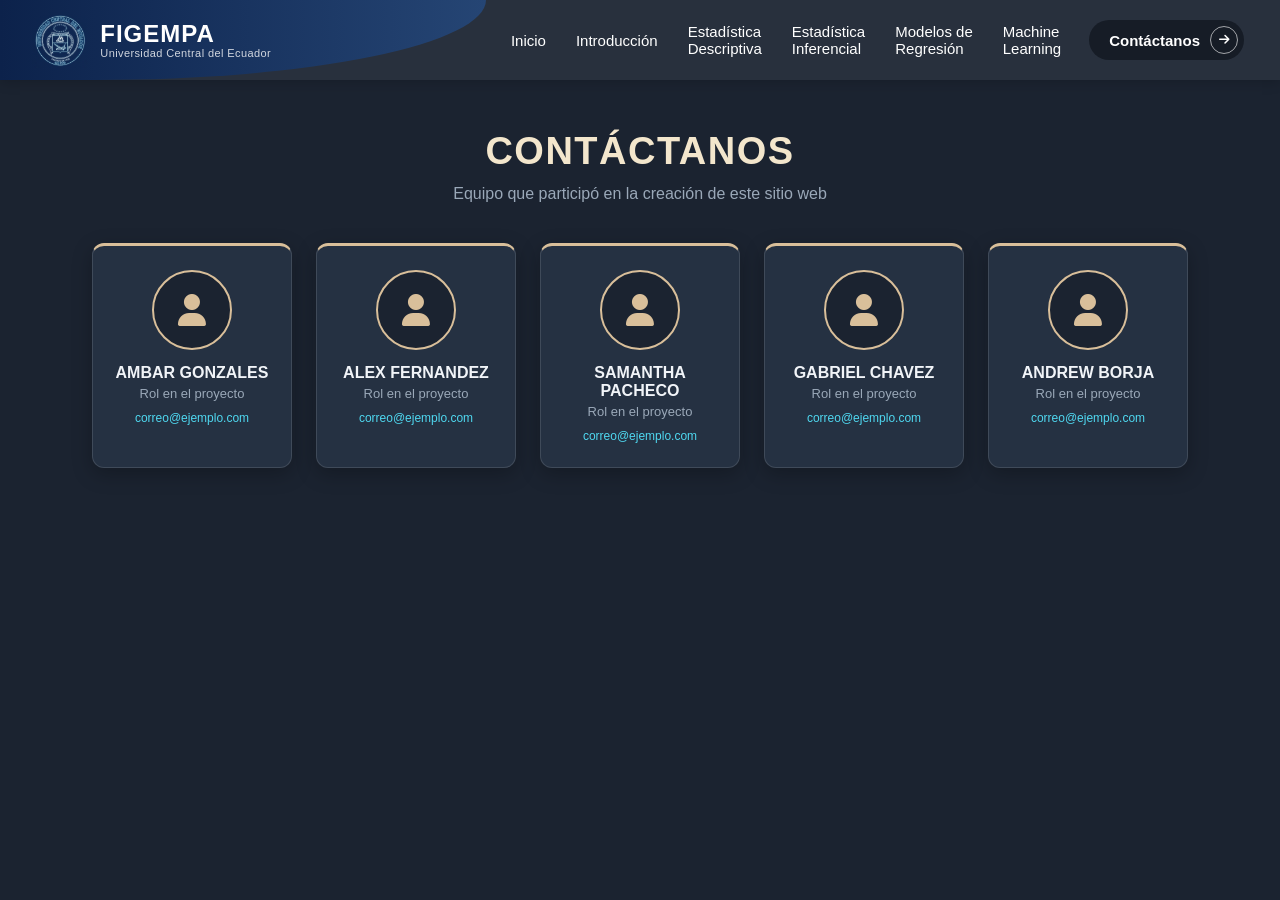
<file: contacto.html>
<!DOCTYPE html>
<html lang="es">
<head>
    <meta charset="UTF-8">
    <meta name="viewport" content="width=device-width, initial-scale=1.0">
    <title>Contáctanos - FIGEMPA</title>
    <link rel="stylesheet" href="style.css?v=3">
    <link rel="stylesheet" href="https://cdnjs.cloudflare.com/ajax/libs/font-awesome/6.5.1/css/all.min.css">
</head>
<body>
    <div class="dashboard-container">

        <header class="main-header">
    <a class="logo" href="index.html">
        <img class="logo-shield" src="img/escudo-uce.png" alt="Escudo de la Universidad Central del Ecuador">
        <span class="logo-text">
            <span class="logo-title">FIGEMPA</span>
            <span class="logo-sub">Universidad Central del Ecuador</span>
        </span>
    </a>
    <nav class="nav-menu">
        <a href="index.html">Inicio</a>
        <a href="introduccion.html">Introducción</a>
        <a href="descriptiva.html">Estadística<br>Descriptiva</a>
        <a href="inferencial.html">Estadística<br>Inferencial</a>
        <a href="regresion.html">Modelos de<br>Regresión</a>
        <a href="machine-learning.html">Machine<br>Learning</a>
        <a href="contacto.html" class="nav-cta">Contáctanos <span class="nav-cta-icon"><i class="fa-solid fa-arrow-right"></i></span></a>
    </nav>
</header>

        <section class="hero-section">
            <h1 class="flat-title">CONTÁCTANOS</h1>
            <p class="subtitle">Equipo que participó en la creación de este sitio web</p>
        </section>

        <main class="team-grid">

            <article class="team-card">
                <div class="team-avatar"><i class="fa-solid fa-user"></i></div>
                <h3>AMBAR GONZALES</h3>
                <p class="team-role">Rol en el proyecto</p>
                <p class="team-mail">correo@ejemplo.com</p>
            </article>

            <article class="team-card">
                <div class="team-avatar"><i class="fa-solid fa-user"></i></div>
                <h3>ALEX FERNANDEZ</h3>
                <p class="team-role">Rol en el proyecto</p>
                <p class="team-mail">correo@ejemplo.com</p>
            </article>

            <article class="team-card">
                <div class="team-avatar"><i class="fa-solid fa-user"></i></div>
                <h3>SAMANTHA PACHECO</h3>
                <p class="team-role">Rol en el proyecto</p>
                <p class="team-mail">correo@ejemplo.com</p>
            </article>

            <article class="team-card">
                <div class="team-avatar"><i class="fa-solid fa-user"></i></div>
                <h3>GABRIEL CHAVEZ</h3>
                <p class="team-role">Rol en el proyecto</p>
                <p class="team-mail">correo@ejemplo.com</p>
            </article>

            <article class="team-card">
                <div class="team-avatar"><i class="fa-solid fa-user"></i></div>
                <h3>ANDREW BORJA</h3>
                <p class="team-role">Rol en el proyecto</p>
                <p class="team-mail">correo@ejemplo.com</p>
            </article>

        </main>
    </div>
    <script src="script.js?v=2"></script>
</body>
</html>
</file>
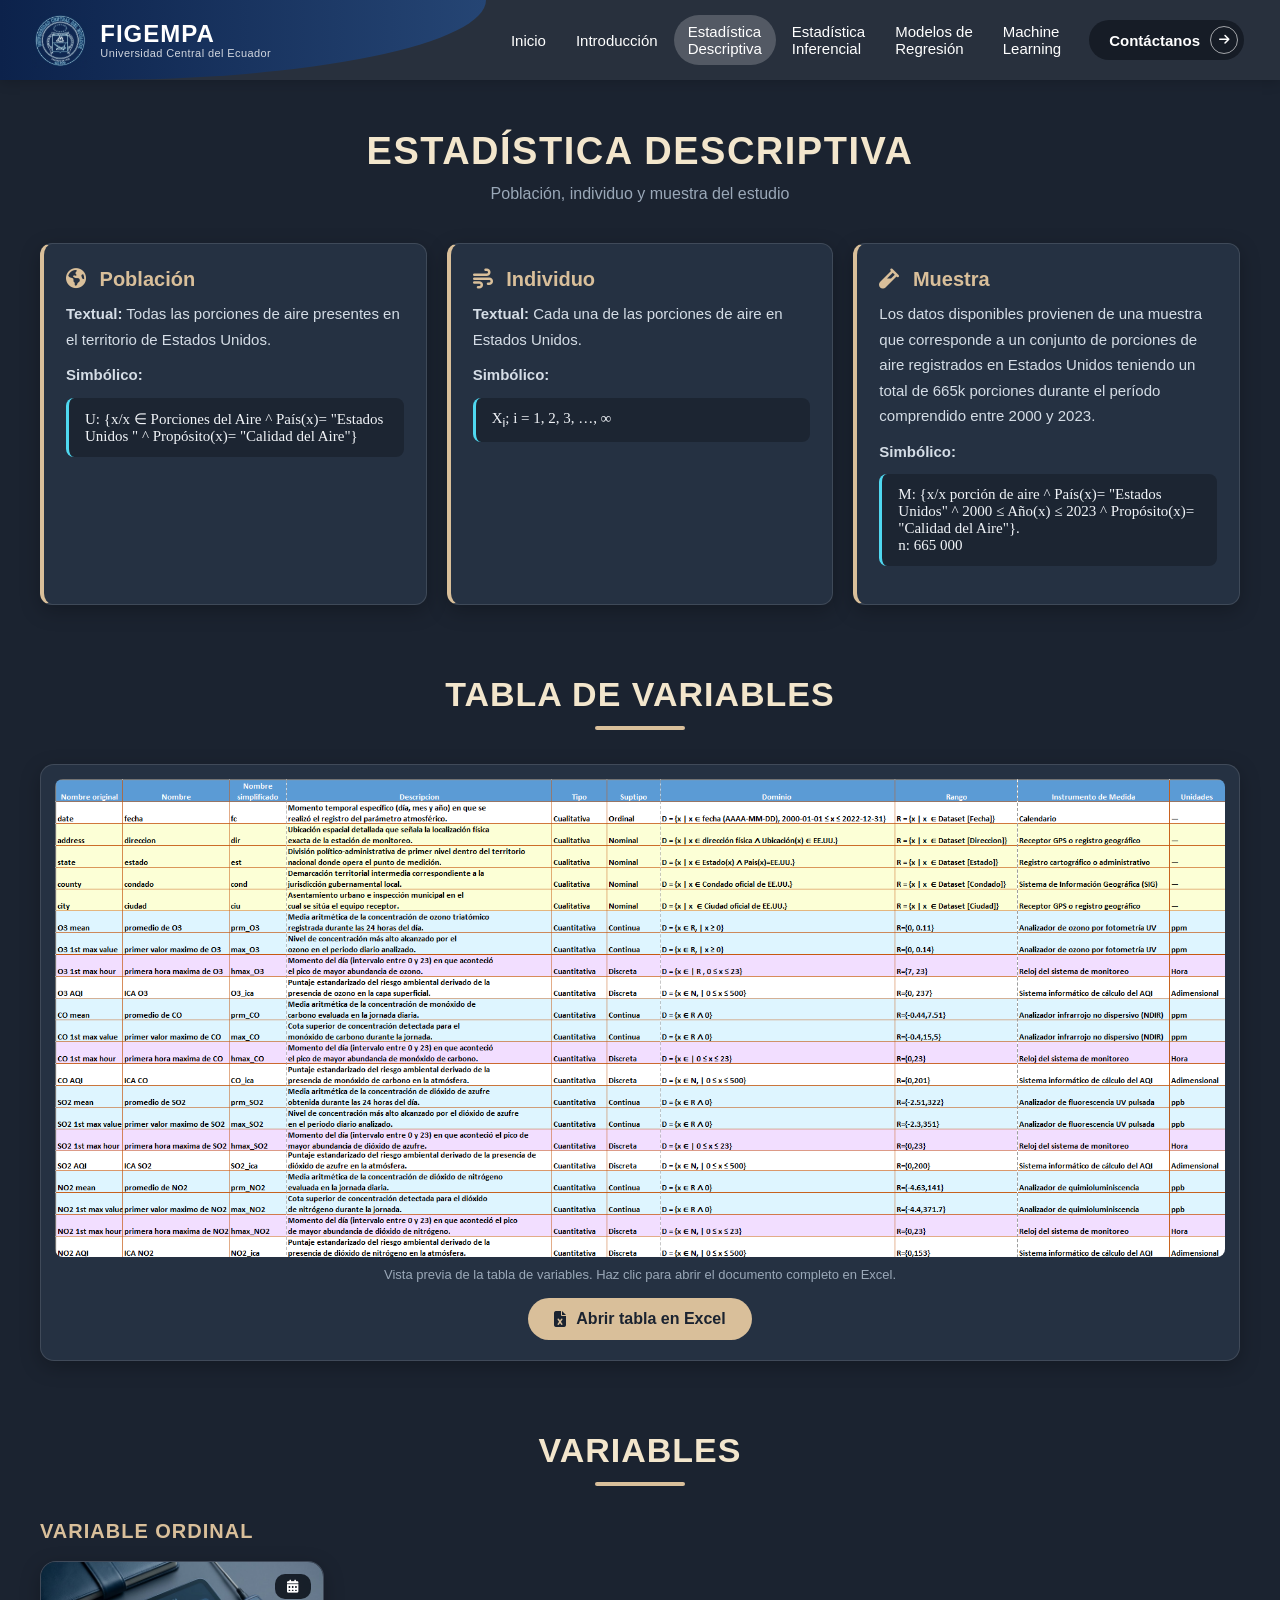
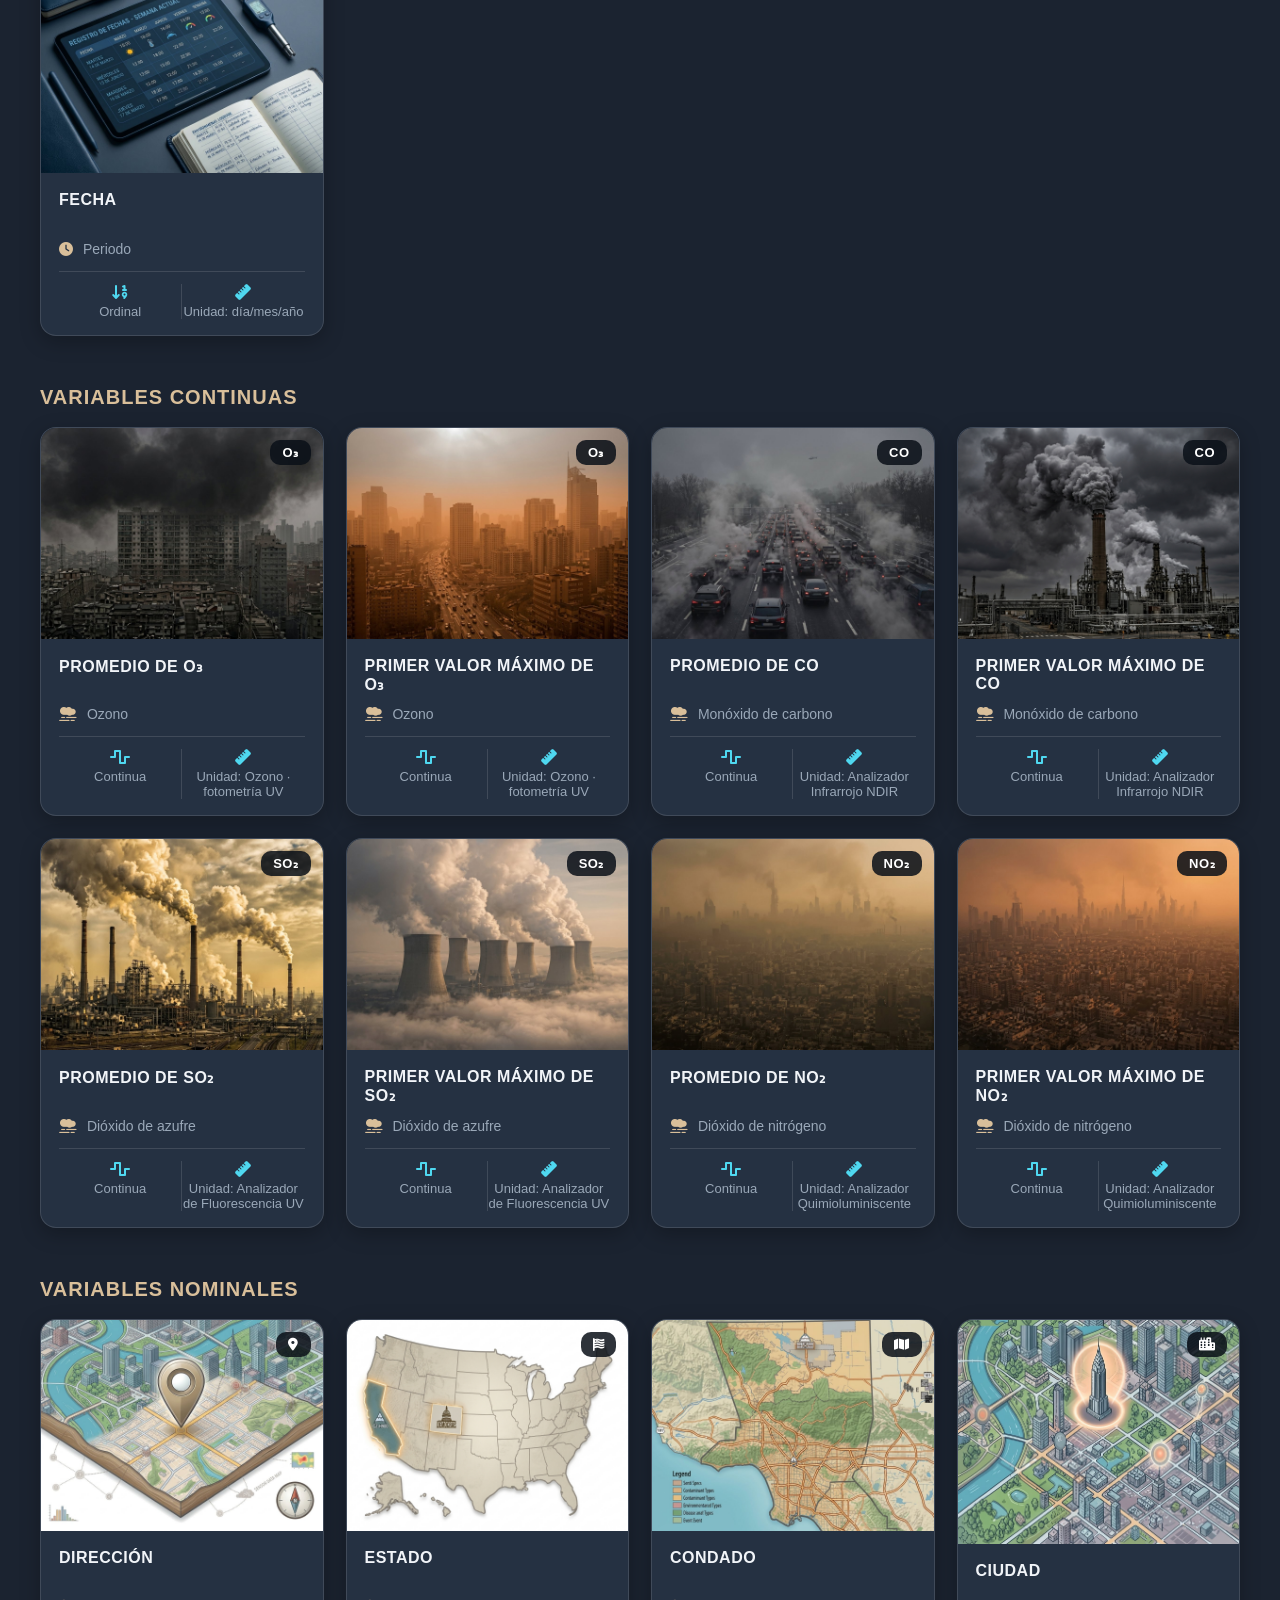
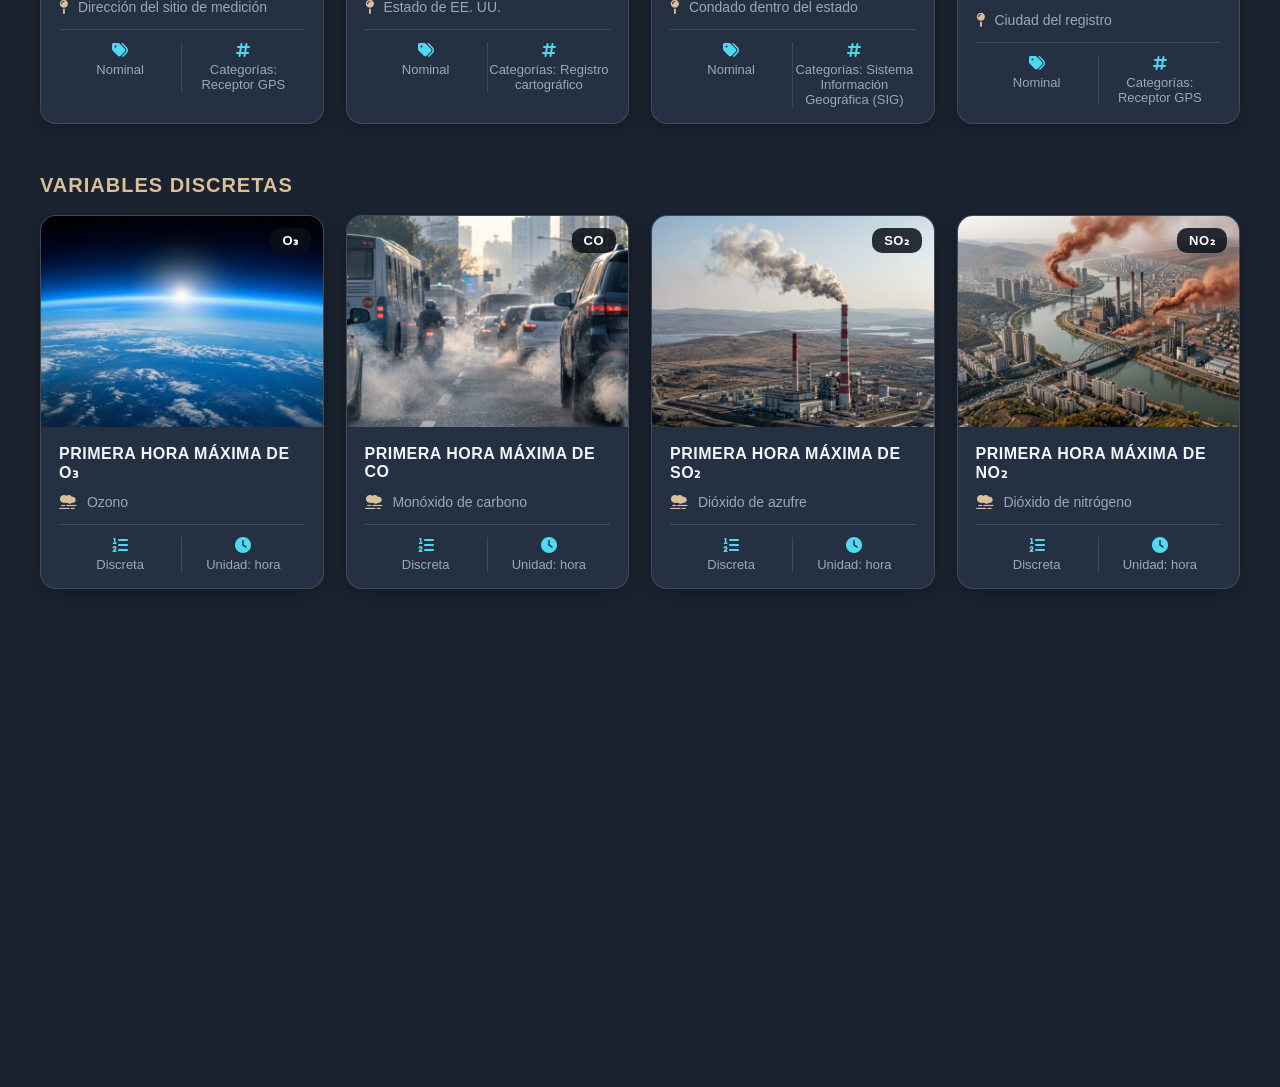
<file: descriptiva.html>
<!DOCTYPE html>
<html lang="es">
<head>
    <meta charset="UTF-8">
    <meta name="viewport" content="width=device-width, initial-scale=1.0">
    <title>Estadística Descriptiva - FIGEMPA</title>
    <link rel="stylesheet" href="style.css?v=3">
    <link rel="stylesheet" href="https://cdnjs.cloudflare.com/ajax/libs/font-awesome/6.5.1/css/all.min.css">
</head>
<body>
    <div class="dashboard-container">

        <header class="main-header">
    <a class="logo" href="index.html">
        <img class="logo-shield" src="img/escudo-uce.png" alt="Escudo de la Universidad Central del Ecuador">
        <span class="logo-text">
            <span class="logo-title">FIGEMPA</span>
            <span class="logo-sub">Universidad Central del Ecuador</span>
        </span>
    </a>
    <nav class="nav-menu">
        <a href="index.html">Inicio</a>
        <a href="introduccion.html">Introducción</a>
        <a href="descriptiva.html" class="active">Estadística<br>Descriptiva</a>
        <a href="inferencial.html">Estadística<br>Inferencial</a>
        <a href="regresion.html">Modelos de<br>Regresión</a>
        <a href="machine-learning.html">Machine<br>Learning</a>
        <a href="contacto.html" class="nav-cta">Contáctanos <span class="nav-cta-icon"><i class="fa-solid fa-arrow-right"></i></span></a>
    </nav>
</header>

        <section class="hero-section">
            <h1 class="flat-title">ESTADÍSTICA DESCRIPTIVA</h1>
            <p class="subtitle">Población, individuo y muestra del estudio</p>
        </section>

        <main class="stats-grid">

            <!-- Población -->
            <section class="intro-block">
                <h2><i class="fa-solid fa-earth-americas"></i> Población</h2>
                <p><strong>Textual:</strong> Todas las porciones de aire presentes en el territorio de Estados Unidos.</p>
                <p><strong>Simbólico:</strong></p>
                <div class="formula">
                    U: {x/x ∈ Porciones del Aire ^ País(x)= "Estados Unidos " ^ Propósito(x)= "Calidad del Aire"}
                </div>
            </section>

            <!-- Individuo -->
            <section class="intro-block">
                <h2><i class="fa-solid fa-wind"></i> Individuo</h2>
                <p><strong>Textual:</strong> Cada una de las porciones de aire en Estados Unidos.</p>
                <p><strong>Simbólico:</strong></p>
                <div class="formula">
                    X<sub>i</sub>; i = 1, 2, 3, …, ∞
                </div>
            </section>

            <!-- Muestra -->
            <section class="intro-block">
                <h2><i class="fa-solid fa-vial"></i> Muestra</h2>
                <p>
                    Los datos disponibles provienen de una muestra que corresponde a un conjunto de porciones de aire registrados en Estados Unidos teniendo un total de 665k porciones durante el período comprendido entre 2000 y 2023.  


                </p>
                <p><strong>Simbólico:</strong></p>
               <div class="formula">
    M: {x/x porción de aire ^ País(x)= "Estados Unidos" ^ 2000 ≤ Año(x) ≤ 2023 ^ Propósito(x)= "Calidad del Aire"}.<br>
    n: 665&nbsp;000
</div>
            </section>

        </main>

        <!-- Tabla de variables -->
<section class="table-section">
    <h2 class="section-heading">TABLA DE VARIABLES</h2>

    <figure class="table-figure">
        <a class="preview-link" href="https://uceedu-my.sharepoint.com/:x:/g/personal/dspacheco_uce_edu_ec/IQCEyu1A6tWqSJRU8RHJ4mEBAVYiYcG5CsnyiJyiKm_eOH8?e=cqWkkr" target="_blank" rel="noopener" title="Abrir el documento en Excel">
            <img src="img/tabla-variables.png" alt="Tabla de variables del conjunto de datos: nombre, descripción, tipo, subtipo, dominio, rango, instrumento de medida y unidades">
        </a>
        <figcaption>Vista previa de la tabla de variables. Haz clic para abrir el documento completo en Excel.</figcaption>

        <div class="table-actions">
            <a class="btn-doc" href="https://uceedu-my.sharepoint.com/:x:/g/personal/dspacheco_uce_edu_ec/IQCEyu1A6tWqSJRU8RHJ4mEBAVYiYcG5CsnyiJyiKm_eOH8?e=cqWkkr" target="_blank" rel="noopener">
                <i class="fa-solid fa-file-excel"></i> Abrir tabla en Excel
            </a>
        </div>
    </figure>
</section>

        <!-- Variables -->
<section class="variables-section">
    <h2 class="section-heading">VARIABLES</h2>
        <h3 class="var-subtitle">Variable ordinal</h3>

    <div class="var-grid">

                        <a class="var-link" href="https://rpubs.com/Sam_PV/1475540" target="_blank" rel="noopener" aria-label="Fecha: ver análisis en RPubs (se abre en una pestaña nueva)">
            <article class="var-card">
                <div class="var-photo">
                    <span class="var-photo-label">Espacio para la imagen</span>
                    <img src="img/fecha.jpg" alt="Fecha" onerror="this.style.display='none'">
                    <span class="var-badge"><i class="fa-solid fa-calendar-days"></i></span>
                </div>
                <div class="var-body">
                    <h4 class="var-title">FECHA</h4>
                    <p class="var-gas"><i class="fa-solid fa-clock"></i> Periodo</p>
                    <div class="var-facts">
                        <span><i class="fa-solid fa-arrow-down-1-9"></i> Ordinal</span>
                        <span><i class="fa-solid fa-ruler"></i> Unidad: día/mes/año</span>
                    </div>
                </div>
            </article>
        </a>

    </div>
    <h3 class="var-subtitle">Variables continuas</h3>

    <div class="var-grid">

        <article class="var-card">
            <div class="var-photo">
                <span class="var-photo-label">Espacio para la imagen</span>
                <img src="img/o3-promedio.jpg" alt="Promedio de O₃" onerror="this.style.display='none'">
                <span class="var-badge">O₃</span>
            </div>
            <div class="var-body">
                <h4 class="var-title">PROMEDIO DE O₃</h4>
                <p class="var-gas"><i class="fa-solid fa-smog"></i> Ozono</p>
                <div class="var-facts">
                    <span><i class="fa-solid fa-wave-square"></i> Continua</span>
                    <span><i class="fa-solid fa-ruler"></i> Unidad: Ozono · fotometría UV</span>
                </div>
            </div>
        </article>

        <article class="var-card">
            <div class="var-photo">
                <span class="var-photo-label">Espacio para la imagen</span>
                <img src="img/o3-maximo.jpg" alt="Primer valor máximo de O₃" onerror="this.style.display='none'">
                <span class="var-badge">O₃</span>
            </div>
            <div class="var-body">
                <h4 class="var-title">PRIMER VALOR MÁXIMO DE O₃</h4>
                <p class="var-gas"><i class="fa-solid fa-smog"></i> Ozono</p>
                <div class="var-facts">
                    <span><i class="fa-solid fa-wave-square"></i> Continua</span>
                    <span><i class="fa-solid fa-ruler"></i> Unidad: Ozono · fotometría UV</span>
                </div>
            </div>
        </article>

        <article class="var-card">
            <div class="var-photo">
                <span class="var-photo-label">Espacio para la imagen</span>
                <img src="img/co-promedio.jpg" alt="Promedio de CO" onerror="this.style.display='none'">
                <span class="var-badge">CO</span>
            </div>
            <div class="var-body">
                <h4 class="var-title">PROMEDIO DE CO</h4>
                <p class="var-gas"><i class="fa-solid fa-smog"></i> Monóxido de carbono</p>
                <div class="var-facts">
                    <span><i class="fa-solid fa-wave-square"></i> Continua</span>
                    <span><i class="fa-solid fa-ruler"></i> Unidad: Analizador Infrarrojo NDIR</span>
                </div>
            </div>
        </article>

        <article class="var-card">
            <div class="var-photo">
                <span class="var-photo-label">Espacio para la imagen</span>
                <img src="img/co-maximo.jpg" alt="Primer valor máximo de CO" onerror="this.style.display='none'">
                <span class="var-badge">CO</span>
            </div>
            <div class="var-body">
                <h4 class="var-title">PRIMER VALOR MÁXIMO DE CO</h4>
                <p class="var-gas"><i class="fa-solid fa-smog"></i> Monóxido de carbono</p>
                <div class="var-facts">
                    <span><i class="fa-solid fa-wave-square"></i> Continua</span>
                    <span><i class="fa-solid fa-ruler"></i> Unidad: Analizador Infrarrojo NDIR</span>
                </div>
            </div>
        </article>

        <article class="var-card">
            <div class="var-photo">
                <span class="var-photo-label">Espacio para la imagen</span>
                <img src="img/so2-promedio.jpg" alt="Promedio de SO₂" onerror="this.style.display='none'">
                <span class="var-badge">SO₂</span>
            </div>
            <div class="var-body">
                <h4 class="var-title">PROMEDIO DE SO₂</h4>
                <p class="var-gas"><i class="fa-solid fa-smog"></i> Dióxido de azufre</p>
                <div class="var-facts">
                    <span><i class="fa-solid fa-wave-square"></i> Continua</span>
                    <span><i class="fa-solid fa-ruler"></i> Unidad: Analizador de Fluorescencia UV</span>
                </div>
            </div>
        </article>

        <article class="var-card">
            <div class="var-photo">
                <span class="var-photo-label">Espacio para la imagen</span>
                <img src="img/so2-maximo.jpg" alt="Primer valor máximo de SO₂" onerror="this.style.display='none'">
                <span class="var-badge">SO₂</span>
            </div>
            <div class="var-body">
                <h4 class="var-title">PRIMER VALOR MÁXIMO DE SO₂</h4>
                <p class="var-gas"><i class="fa-solid fa-smog"></i> Dióxido de azufre</p>
                <div class="var-facts">
                    <span><i class="fa-solid fa-wave-square"></i> Continua</span>
                    <span><i class="fa-solid fa-ruler"></i> Unidad: Analizador de Fluorescencia UV</span>
                </div>
            </div>
        </article>

        <article class="var-card">
            <div class="var-photo">
                <span class="var-photo-label">Espacio para la imagen</span>
                <img src="img/no2-promedio.jpg" alt="Promedio de NO₂" onerror="this.style.display='none'">
                <span class="var-badge">NO₂</span>
            </div>
            <div class="var-body">
                <h4 class="var-title">PROMEDIO DE NO₂</h4>
                <p class="var-gas"><i class="fa-solid fa-smog"></i> Dióxido de nitrógeno</p>
                <div class="var-facts">
                    <span><i class="fa-solid fa-wave-square"></i> Continua</span>
                    <span><i class="fa-solid fa-ruler"></i> Unidad: Analizador Quimioluminiscente</span>
                </div>
            </div>
        </article>

        <article class="var-card">
            <div class="var-photo">
                <span class="var-photo-label">Espacio para la imagen</span>
                <img src="img/no2-maximo.jpg" alt="Primer valor máximo de NO₂" onerror="this.style.display='none'">
                <span class="var-badge">NO₂</span>
            </div>
            <div class="var-body">
                <h4 class="var-title">PRIMER VALOR MÁXIMO DE NO₂</h4>
                <p class="var-gas"><i class="fa-solid fa-smog"></i> Dióxido de nitrógeno</p>
                <div class="var-facts">
                    <span><i class="fa-solid fa-wave-square"></i> Continua</span>
                    <span><i class="fa-solid fa-ruler"></i> Unidad: Analizador Quimioluminiscente</span>
                </div>
            </div>
        </article>

    </div>
        <h3 class="var-subtitle">Variables nominales</h3>

    <div class="var-grid">

        <article class="var-card">
            <div class="var-photo">
                <span class="var-photo-label">Espacio para la imagen</span>
                <img src="img/direccion.jpg" alt="Dirección" onerror="this.style.display='none'">
                <span class="var-badge"><i class="fa-solid fa-location-dot"></i></span>
            </div>
            <div class="var-body">
                <h4 class="var-title">DIRECCIÓN</h4>
                <p class="var-gas"><i class="fa-solid fa-map-pin"></i> Dirección del sitio de medición</p>
                <div class="var-facts">
                    <span><i class="fa-solid fa-tags"></i> Nominal</span>
                    <span><i class="fa-solid fa-hashtag"></i> Categorías: Receptor GPS</span>
                </div>
            </div>
        </article>

        <article class="var-card">
            <div class="var-photo">
                <span class="var-photo-label">Espacio para la imagen</span>
                <img src="img/estado.jpg" alt="Estado" onerror="this.style.display='none'">
                <span class="var-badge"><i class="fa-solid fa-flag-usa"></i></span>
            </div>
            <div class="var-body">
                <h4 class="var-title">ESTADO</h4>
                <p class="var-gas"><i class="fa-solid fa-map-pin"></i> Estado de EE. UU.</p>
                <div class="var-facts">
                    <span><i class="fa-solid fa-tags"></i> Nominal</span>
                    <span><i class="fa-solid fa-hashtag"></i> Categorías: Registro cartográfico</span>
                </div>
            </div>
        </article>

        <article class="var-card">
            <div class="var-photo">
                <span class="var-photo-label">Espacio para la imagen</span>
                <img src="img/condado.jpg" alt="Condado" onerror="this.style.display='none'">
                <span class="var-badge"><i class="fa-solid fa-map"></i></span>
            </div>
            <div class="var-body">
                <h4 class="var-title">CONDADO</h4>
                <p class="var-gas"><i class="fa-solid fa-map-pin"></i> Condado dentro del estado</p>
                <div class="var-facts">
                    <span><i class="fa-solid fa-tags"></i> Nominal</span>
                    <span><i class="fa-solid fa-hashtag"></i> Categorías: Sistema Información Geográfica (SIG)</span>
                </div>
            </div>
        </article>

        <article class="var-card">
            <div class="var-photo">
                <span class="var-photo-label">Espacio para la imagen</span>
                <img src="img/ciudad.jpg" alt="Ciudad" onerror="this.style.display='none'">
                <span class="var-badge"><i class="fa-solid fa-city"></i></span>
            </div>
            <div class="var-body">
                <h4 class="var-title">CIUDAD</h4>
                <p class="var-gas"><i class="fa-solid fa-map-pin"></i> Ciudad del registro</p>
                <div class="var-facts">
                    <span><i class="fa-solid fa-tags"></i> Nominal</span>
                    <span><i class="fa-solid fa-hashtag"></i> Categorías: Receptor GPS</span>
                </div>
            </div>
        </article>

    </div>

        <h3 class="var-subtitle">Variables discretas</h3>

    <div class="var-grid">

        <article class="var-card">
            <div class="var-photo">
                <span class="var-photo-label">Espacio para la imagen</span>
                <img src="img/o3-hora-maxima.jpg" alt="Primera hora máxima de O₃" onerror="this.style.display='none'">
                <span class="var-badge">O₃</span>
            </div>
            <div class="var-body">
                <h4 class="var-title">PRIMERA HORA MÁXIMA DE O₃</h4>
                <p class="var-gas"><i class="fa-solid fa-smog"></i> Ozono</p>
                <div class="var-facts">
                    <span><i class="fa-solid fa-list-ol"></i> Discreta</span>
                    <span><i class="fa-solid fa-clock"></i> Unidad: hora</span>
                </div>
            </div>
        </article>

        <article class="var-card">
            <div class="var-photo">
                <span class="var-photo-label">Espacio para la imagen</span>
                <img src="img/co-hora-maxima.jpg" alt="Primera hora máxima de CO" onerror="this.style.display='none'">
                <span class="var-badge">CO</span>
            </div>
            <div class="var-body">
                <h4 class="var-title">PRIMERA HORA MÁXIMA DE CO</h4>
                <p class="var-gas"><i class="fa-solid fa-smog"></i> Monóxido de carbono</p>
                <div class="var-facts">
                    <span><i class="fa-solid fa-list-ol"></i> Discreta</span>
                    <span><i class="fa-solid fa-clock"></i> Unidad: hora</span>
                </div>
            </div>
        </article>

        <article class="var-card">
            <div class="var-photo">
                <span class="var-photo-label">Espacio para la imagen</span>
                <img src="img/so2-hora-maxima.jpg" alt="Primera hora máxima de SO₂" onerror="this.style.display='none'">
                <span class="var-badge">SO₂</span>
            </div>
            <div class="var-body">
                <h4 class="var-title">PRIMERA HORA MÁXIMA DE SO₂</h4>
                <p class="var-gas"><i class="fa-solid fa-smog"></i> Dióxido de azufre</p>
                <div class="var-facts">
                    <span><i class="fa-solid fa-list-ol"></i> Discreta</span>
                    <span><i class="fa-solid fa-clock"></i> Unidad: hora</span>
                </div>
            </div>
        </article>

        <article class="var-card">
            <div class="var-photo">
                <span class="var-photo-label">Espacio para la imagen</span>
                <img src="img/no2-hora-maxima.jpg" alt="Primera hora máxima de NO₂" onerror="this.style.display='none'">
                <span class="var-badge">NO₂</span>
            </div>
            <div class="var-body">
                <h4 class="var-title">PRIMERA HORA MÁXIMA DE NO₂</h4>
                <p class="var-gas"><i class="fa-solid fa-smog"></i> Dióxido de nitrógeno</p>
                <div class="var-facts">
                    <span><i class="fa-solid fa-list-ol"></i> Discreta</span>
                    <span><i class="fa-solid fa-clock"></i> Unidad: hora</span>
                </div>
            </div>
        </article>

                <article class="var-card">
            <div class="var-photo">
                <span class="var-photo-label">Espacio para la imagen</span>
                <img src="img/ica-o3.jpg" alt="ICA O₃" onerror="this.style.display='none'">
                <span class="var-badge">O₃</span>
            </div>
            <div class="var-body">
                <h4 class="var-title">ICA O₃</h4>
                <p class="var-gas"><i class="fa-solid fa-gauge-high"></i> Índice de calidad ozono</p>
                <div class="var-facts">
                    <span><i class="fa-solid fa-list-ol"></i> Discreta</span>
                    <span><i class="fa-solid fa-ruler"></i> Unidad: Adimensional</span>
                </div>
            </div>
        </article>

        <article class="var-card">
            <div class="var-photo">
                <span class="var-photo-label">Espacio para la imagen</span>
                <img src="img/ica-co.jpg" alt="ICA CO" onerror="this.style.display='none'">
                <span class="var-badge">CO</span>
            </div>
            <div class="var-body">
                <h4 class="var-title">ICA CO</h4>
                <p class="var-gas"><i class="fa-solid fa-gauge-high"></i> Índice de calidad mónoxido de carbono</p>
                <div class="var-facts">
                    <span><i class="fa-solid fa-list-ol"></i> Discreta</span>
                    <span><i class="fa-solid fa-ruler"></i> Unidad: Adimensional</span>
                </div>
            </div>
        </article>

        <article class="var-card">
            <div class="var-photo">
                <span class="var-photo-label">Espacio para la imagen</span>
                <img src="img/ica-so2.jpg" alt="ICA SO₂" onerror="this.style.display='none'">
                <span class="var-badge">SO₂</span>
            </div>
            <div class="var-body">
                <h4 class="var-title">ICA SO₂</h4>
                <p class="var-gas"><i class="fa-solid fa-gauge-high"></i> Índice de calidad dióxido de azufre</p>
                <div class="var-facts">
                    <span><i class="fa-solid fa-list-ol"></i> Discreta</span>
                    <span><i class="fa-solid fa-ruler"></i> Unidad: Adimensional</span>
                </div>
            </div>
        </article>

        <article class="var-card">
            <div class="var-photo">
                <span class="var-photo-label">Espacio para la imagen</span>
                <img src="img/ica-no2.jpg" alt="ICA NO₂" onerror="this.style.display='none'">
                <span class="var-badge">NO₂</span>
            </div>
            <div class="var-body">
                <h4 class="var-title">ICA NO₂</h4>
                <p class="var-gas"><i class="fa-solid fa-gauge-high"></i> Índice de calidad dióxido de nitrógeno</p>
                <div class="var-facts">
                    <span><i class="fa-solid fa-list-ol"></i> Discreta</span>
                    <span><i class="fa-solid fa-ruler"></i> Unidad: Adimensional</span>
                </div>
            </div>
        </article>

    </div>

</section>
    </div>
    <script src="script.js?v=2"></script>
</body>
</html>
</file>
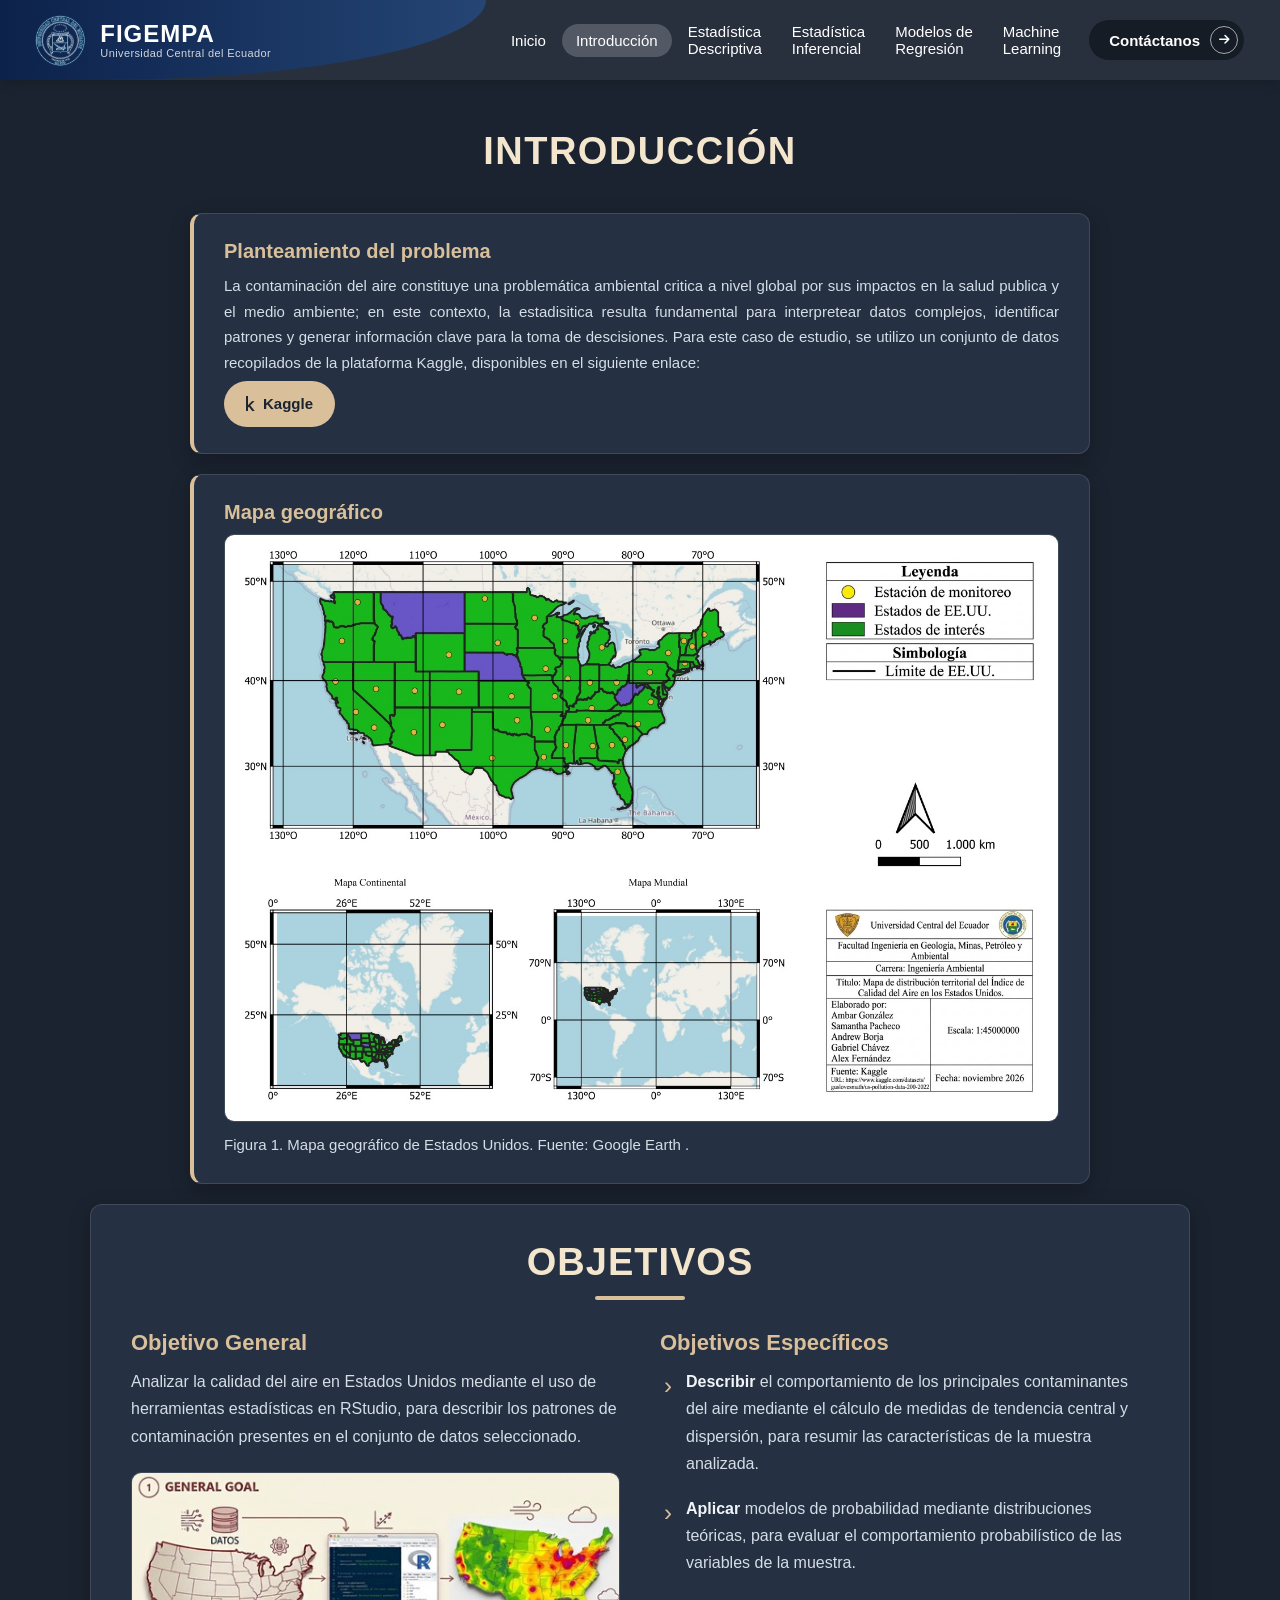
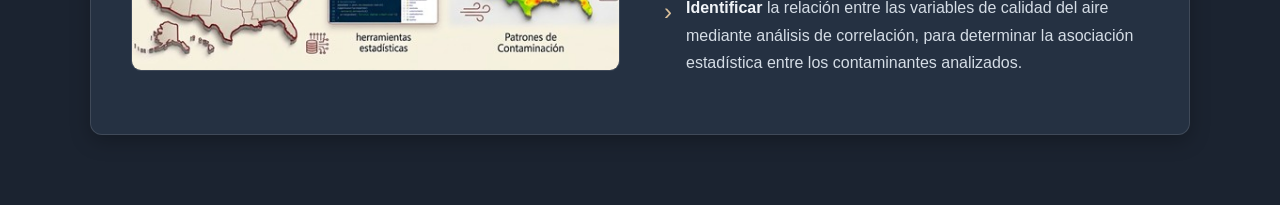
<file: introduccion.html>
<!DOCTYPE html>
<html lang="es">
<head>
    <meta charset="UTF-8">
    <meta name="viewport" content="width=device-width, initial-scale=1.0">
    <title>Introducción - FIGEMPA</title>
    <link rel="stylesheet" href="style.css?v=3">
    <link rel="stylesheet" href="https://cdnjs.cloudflare.com/ajax/libs/font-awesome/6.5.1/css/all.min.css">
</head>
<body>
    <div class="dashboard-container">

        <header class="main-header">
    <a class="logo" href="index.html">
        <img class="logo-shield" src="img/escudo-uce.png" alt="Escudo de la Universidad Central del Ecuador">
        <span class="logo-text">
            <span class="logo-title">FIGEMPA</span>
            <span class="logo-sub">Universidad Central del Ecuador</span>
        </span>
    </a>
    <nav class="nav-menu">
        <a href="index.html">Inicio</a>
        <a href="introduccion.html" class="active">Introducción</a>
        <a href="descriptiva.html">Estadística<br>Descriptiva</a>
        <a href="inferencial.html">Estadística<br>Inferencial</a>
        <a href="regresion.html">Modelos de<br>Regresión</a>
        <a href="machine-learning.html">Machine<br>Learning</a>
        <a href="contacto.html" class="nav-cta">Contáctanos <span class="nav-cta-icon"><i class="fa-solid fa-arrow-right"></i></span></a>
    </nav>
</header>

        <section class="hero-section">
            <h1 class="flat-title">INTRODUCCIÓN</h1>
        </section>

        <main class="intro-wrap">

            <!-- 1. Planteamiento del problema -->
            <section class="intro-block">
                <h2>Planteamiento del problema</h2>
                <p>
                    La contaminación del aire constituye una problemática ambiental critica a nivel global por sus impactos en la salud publica y el medio ambiente; en este contexto, la estadisitica resulta fundamental para interpretear datos complejos, identificar patrones y generar información clave para la toma de descisiones. Para este caso de estudio, se utilizo un conjunto de datos recopilados de la plataforma Kaggle, disponibles en el siguiente enlace:
                    <br>
                <a class="btn-kaggle" href="https://www.kaggle.com/datasets/guslovesmath/us-pollution-data-200-to-2022" target="_blank" rel="noopener">
                    <i class="fa-brands fa-kaggle"></i> Kaggle
                </a>
            </section>

            <!-- 2. Mapa geográfico -->
            <section class="intro-block">
                <h2>Mapa geográfico</h2>
                <figure class="map-frame">
                    <span class="map-placeholder">Espacio para el mapa: guarda la imagen como img/mapa.jpg</span>
                    <img src="img/mapa.jpg" alt="Mapa geográfico de la zona de estudio" onerror="this.style.display='none'">
                </figure>
                <p class="map-caption">Figura 1. Mapa geográfico de Estados Unidos. Fuente: Google Earth
                    .</p>
            </section>

</main>

<!-- Objetivos -->
<section class="objectives-section">
    <h2 class="objectives-heading">OBJETIVOS</h2>

    <div class="objectives-grid">

        <div class="objectives-col">
            <h3>Objetivo General</h3>
            <p>
                Analizar la calidad del aire en Estados Unidos mediante el uso de herramientas estadísticas en RStudio, para describir los patrones de contaminación presentes en el conjunto de datos seleccionado.
            </p>
            <figure class="objective-figure">
                <img src="img/objetivo-general.jpg" alt="Esquema del objetivo general: datos de Estados Unidos, herramientas estadísticas en RStudio y patrones de contaminación">
            </figure>
        </div>

        <div class="objectives-col">
            <h3>Objetivos Específicos</h3>
            <ul class="objective-list">
                <li><strong>Describir</strong> el comportamiento de los principales contaminantes del aire mediante el cálculo de medidas de tendencia central y dispersión, para resumir las características de la muestra analizada.</li>
                <li><strong>Aplicar</strong> modelos de probabilidad mediante distribuciones teóricas, para evaluar el comportamiento probabilístico de las variables de la muestra.</li>
                <li><strong>Identificar</strong> la relación entre las variables de calidad del aire mediante análisis de correlación, para determinar la asociación estadística entre los contaminantes analizados.</li>
            </ul>
        </div>

    </div>
</section>
    </div>
    <script src="script.js?v=2"></script>
</body>
</html>
</file>
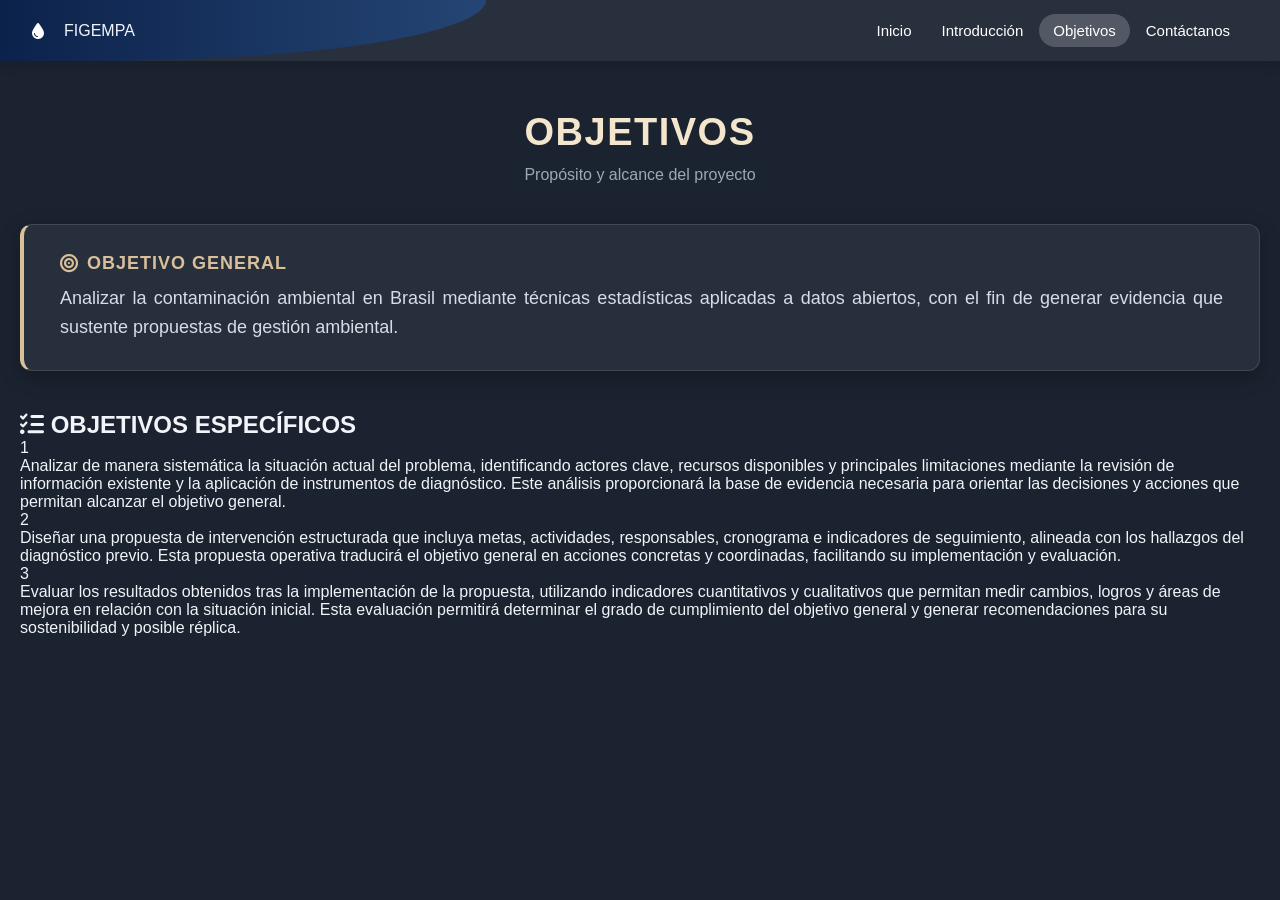
<file: objetivos.html>
<!DOCTYPE html>
<html lang="es">
<head>
    <meta charset="UTF-8">
    <meta name="viewport" content="width=device-width, initial-scale=1.0">
    <title>Objetivos - FIGEMPA</title>
    <link rel="stylesheet" href="style.css?v=3">
    <link rel="stylesheet" href="https://cdnjs.cloudflare.com/ajax/libs/font-awesome/6.5.1/css/all.min.css">
</head>
<body>
    <div class="dashboard-container">

        <header class="main-header">
            <div class="logo">
                <i class="fa-solid fa-droplet icon-brand"></i> FIGEMPA
            </div>
            <nav class="nav-menu">
                <a href="index.html">Inicio</a>
                <a href="introduccion.html">Introducción</a>
                <a href="objetivos.html" class="active">Objetivos</a>
                <a href="contacto.html">Contáctanos</a>
            </nav>
        </header>

        <section class="hero-section">
            <h1 class="flat-title">OBJETIVOS</h1>
            <p class="subtitle">Propósito y alcance del proyecto</p>
        </section>

        <!-- Objetivo general -->
        <section class="academic-notice-container">
            <div class="warning-badge">
                <i class="fa-solid fa-bullseye"></i> OBJETIVO GENERAL
            </div>
            <p class="warning-text">
                Analizar la contaminación ambiental en Brasil mediante técnicas estadísticas aplicadas a datos abiertos, con el fin de generar evidencia que sustente propuestas de gestión ambiental.
            </p>
        </section>

        <!-- Objetivos específicos -->
        <h2 class="objectives-title"><i class="fa-solid fa-list-check"></i> OBJETIVOS ESPECÍFICOS</h2>

        <article class="objective-item">
            <span class="objective-number">1</span>
            <p>
                Analizar de manera sistemática la situación actual del problema, identificando actores clave, recursos disponibles y principales limitaciones mediante la revisión de información existente y la aplicación de instrumentos de diagnóstico. Este análisis proporcionará la base de evidencia necesaria para orientar las decisiones y acciones que permitan alcanzar el objetivo general.
            </p>
        </article>

        <article class="objective-item">
            <span class="objective-number">2</span>
            <p>
                Diseñar una propuesta de intervención estructurada que incluya metas, actividades, responsables, cronograma e indicadores de seguimiento, alineada con los hallazgos del diagnóstico previo. Esta propuesta operativa traducirá el objetivo general en acciones concretas y coordinadas, facilitando su implementación y evaluación.
            </p>
        </article>

        <article class="objective-item">
            <span class="objective-number">3</span>
            <p>
                Evaluar los resultados obtenidos tras la implementación de la propuesta, utilizando indicadores cuantitativos y cualitativos que permitan medir cambios, logros y áreas de mejora en relación con la situación inicial. Esta evaluación permitirá determinar el grado de cumplimiento del objetivo general y generar recomendaciones para su sostenibilidad y posible réplica.
            </p>
        </article>

    </div>
</body>
</html>
</file>
<file: style.css>
/* =====================================================
   FIGEMPA - Estilos del sitio (tema oscuro)
   Paleta: azul marino/pizarra, beige y cian neón
   ===================================================== */

/* ===== Base y colores ===== */
* {
    margin: 0;
    padding: 0;
    box-sizing: border-box;
    font-family: 'Segoe UI', Tahoma, Geneva, Verdana, sans-serif;
}

:root {
    --primary: #d9bf9a;      /* beige: títulos, bordes y botones */
    --on-primary: #1b2330;   /* texto sobre botones beige o cian */
    --secondary: #4fd8f0;    /* cian neón: íconos y detalles */
    --title: #f3e6cc;        /* crema: títulos grandes */
    --ink: #f1f4f8;          /* texto fuerte */
    --text: #d5dde6;         /* texto de párrafos */
    --muted: #9aa8b8;        /* texto secundario */
    --line: rgba(255, 255, 255, 0.12);
    --bg: #1b2330;           /* fondo de la página */
    --bg-deep: #141a24;      /* fondo del pie de página */
    --card: #253142;         /* fondo de tarjetas */
    --band-hero: #1f2a38;    /* franja de la portada */
    --band-hex: #1b2430;     /* franja de los hexágonos */
    --band-mot: #1b2430;     /* franja de la motivación */
    --band-about: #232e3e;   /* franja de Sobre nosotros */
    --bar-left-1: #0c224b;   /* barra superior: azul marino oscuro */
    --bar-left-2: #254574;   /* barra superior: azul marino claro */
    --bar-right: #28303d;    /* barra superior: gris pizarra */
}

body {
    background-color: var(--bg);
    color: var(--ink);
    min-height: 100vh;
    overflow-x: hidden;
}

.dashboard-container {
    width: 100%;
    min-height: 100vh;
    padding: 0 20px 70px 20px;
}

/* ===== Encabezado y menú ===== */
.main-header {
    position: relative;
    overflow: hidden;
    display: flex;
    justify-content: space-between;
    align-items: stretch;
    margin: 0 -20px 50px -20px;
    background: var(--bar-right);
    box-shadow: 0 2px 12px rgba(0, 0, 0, 0.18);
}

.main-header::before {
    content: "";
    position: absolute;
    top: 0;
    bottom: 0;
    left: 0;
    width: 38%;
    background: linear-gradient(90deg, var(--bar-left-1), var(--bar-left-2));
    border-bottom-right-radius: 80% 100%;
}

.logo,
.nav-menu {
    position: relative;
    z-index: 1;
}

.logo {
    display: flex;
    align-items: center;
    gap: 12px;
    padding: 12px 0 12px 32px;
    text-decoration: none;
}

.icon-brand {
    color: #ffffff;
    margin-right: 8px;
}

.logo-shield {
    display: block;
    height: 56px;
    width: auto;
}

.logo-text {
    display: flex;
    flex-direction: column;
    line-height: 1.15;
}

.logo-title {
    font-size: 24px;
    font-weight: 700;
    letter-spacing: 1px;
    color: #ffffff;
}

.logo-sub {
    font-size: 11px;
    font-weight: 400;
    letter-spacing: 0.4px;
    color: rgba(255, 255, 255, 0.8);
}

.nav-menu {
    display: flex;
    align-items: center;
    gap: 2px;
    padding: 14px 36px 14px 20px;
}

.nav-menu a {
    color: #ffffff;
    text-decoration: none;
    font-size: 15px;
    font-weight: 500;
    padding: 8px 14px;
    white-space: nowrap;
    border-radius: 999px;
    transition: background 0.3s, color 0.3s;
}

.nav-menu a:hover {
    background: rgba(255, 255, 255, 0.15);
}

.nav-menu a.active {
    background: rgba(255, 255, 255, 0.2);
    color: #ffffff;
}

/* Botón Contáctanos */
.nav-menu a.nav-cta {
    display: inline-flex;
    align-items: center;
    gap: 10px;
    margin-left: 12px;
    padding: 6px 6px 6px 20px;
    background: #161c26;
    color: #ffffff;
    font-weight: 600;
}

.nav-cta-icon {
    display: inline-flex;
    align-items: center;
    justify-content: center;
    width: 28px;
    height: 28px;
    border: 1px solid rgba(255, 255, 255, 0.6);
    border-radius: 50%;
    font-size: 12px;
}

.nav-menu a.nav-cta:hover {
    background: #2b3a52;
}

/* ===== Títulos de páginas internas ===== */
.hero-section {
    text-align: center;
    margin-bottom: 40px;
}

.flat-title {
    font-size: 38px;
    font-weight: 700;
    color: var(--title);
    letter-spacing: 1.5px;
    margin-bottom: 12px;
}

.subtitle {
    color: var(--muted);
    font-size: 16px;
}

/* ===== Franjas de color de la portada ===== */
.home { padding-bottom: 0; }
.header-flush { margin-bottom: 0; }
.band { margin: 0 -20px; padding: 60px 20px; }
.band-hero { background: var(--band-hero); padding-bottom: 30px; }
.band-hex { background: var(--band-hex); padding: 20px 20px 10px 20px; }
.band-mot { background: var(--band-mot); padding-top: 10px; }
.band-about { background: var(--band-about); }

/* Zona con foto de fondo (solo los hexágonos) */
.photo-zone {
    position: relative;
    margin: 0 -20px;
    overflow: hidden;
    background-color: #001736;
    background-image: url("img/ciudad-noche.jpg");
    background-repeat: no-repeat;
    background-position: center bottom;
    background-size: 100% auto;
}

.photo-video {
    position: absolute;
    inset: 0;
    z-index: 0;
    width: 100%;
    height: 100%;
    object-fit: cover;
    object-position: center bottom;
}

.photo-zone::before,
.photo-zone::after {
    content: "";
    position: absolute;
    left: 0;
    right: 0;
    z-index: 1;
    pointer-events: none;
}

.photo-zone::before {
    top: 0;
    height: 22%;
    background: linear-gradient(to bottom, var(--band-hero), transparent);
}

.photo-zone::after {
    bottom: 0;
    height: 30%;
    background: linear-gradient(to top, var(--band-mot), transparent);
}

.photo-zone > .band {
    position: relative;
    z-index: 2;
    margin: 0;
    background: transparent;
    padding: 50px 20px 90px 20px;
}

/* ===== Aparición suave al deslizar ===== */
.reveal {
    opacity: 0;
    transform: translateY(28px);
    transition: opacity 0.7s ease, transform 0.7s ease;
}

.reveal.is-visible {
    opacity: 1;
    transform: none;
}

/* Quien desactiva las animaciones ve solo la foto fija */
@media (prefers-reduced-motion: reduce) {
    .photo-video { display: none; }
}

/* ===== Portada: advertencia arriba, título debajo ===== */
.hero-stack {
    max-width: 1100px;
    margin: 0 auto;
}

.hero-stack .hero-text {
    text-align: center;
}

.academic-notice-container {
    margin: 0 0 40px 0;
    padding: 28px 36px;
    background: rgba(255, 255, 255, 0.06);
    border: 1px solid var(--line);
    border-left: 4px solid var(--primary);
    border-radius: 12px;
    box-shadow: 0 6px 20px rgba(0, 0, 0, 0.25);
}

.warning-badge {
    display: inline-flex;
    align-items: center;
    gap: 8px;
    font-size: 18px;
    font-weight: 700;
    color: var(--primary);
    letter-spacing: 1px;
    margin-bottom: 10px;
}

.warning-text {
    font-size: 18px;
    color: var(--text);
    line-height: 1.6;
    text-align: justify;
}

.pill {
    display: inline-flex;
    align-items: center;
    gap: 8px;
    padding: 9px 20px;
    margin-bottom: 24px;
    background: var(--primary);
    border-radius: 999px;
    font-size: 15px;
    font-weight: 600;
    color: var(--on-primary);
    text-decoration: none;
    transition: background 0.3s;
}

.pill:hover {
    background: var(--secondary);
}

.hero-title {
    font-size: 44px;
    line-height: 1.15;
    font-weight: 800;
    color: var(--title);
    margin-bottom: 16px;
}

.hero-title em {
    font-family: Georgia, 'Times New Roman', serif;
    font-weight: 400;
    color: var(--primary);
}

.hero-text .subtitle {
    font-size: 19px;
    color: var(--text);
    margin-bottom: 0;
}

/* ===== Hexágonos (panal) ===== */
.hex-heading {
    margin-bottom: 40px;
    text-align: center;
    font-size: 20px;
    font-weight: 700;
    letter-spacing: 1.5px;
    color: var(--primary);
}

.hex-grid {
    --hw: 250px;
    max-width: 1100px;
    margin: 0 auto;
}

.hex-row {
    display: flex;
    justify-content: center;
    gap: 8px;
}

.hex-row + .hex-row {
    margin-top: calc(var(--hw) * -0.2887 + 8px);
}

.hex-link {
    display: block;
    width: var(--hw);
    height: calc(var(--hw) * 1.1547);
    text-decoration: none;
    filter: drop-shadow(0 6px 14px rgba(0, 0, 0, 0.35));
    transition: transform 0.3s ease, filter 0.3s ease;
}

.hex-link:hover {
    transform: translateY(-6px);
    filter: drop-shadow(0 0 16px rgba(79, 216, 240, 0.45));
}

.hex-outer {
    width: 100%;
    height: 100%;
    padding: 2px;
    background: rgba(79, 216, 240, 0.45);
    clip-path: polygon(50% 0%, 100% 25%, 100% 75%, 50% 100%, 0% 75%, 0% 25%);
}

.hex-inner {
    width: 100%;
    height: 100%;
    display: flex;
    flex-direction: column;
    justify-content: center;
    align-items: center;
    padding: 20px;
    text-align: center;
    background: linear-gradient(160deg, #31445a, #243346);
    clip-path: polygon(50% 0%, 100% 25%, 100% 75%, 50% 100%, 0% 75%, 0% 25%);
}

.hex-row + .hex-row .hex-inner {
    background: linear-gradient(160deg, #1c2736, #151d2a);
}

.hex-inner i {
    margin-bottom: 12px;
    font-size: 44px;
    color: var(--secondary);
    text-shadow: 0 0 12px rgba(79, 216, 240, 0.7);
}

.hex-inner h3 {
    margin-bottom: 14px;
    font-size: 17px;
    font-weight: 800;
    line-height: 1.2;
    letter-spacing: 0.5px;
    color: #ffffff;
}

.hex-btn {
    display: inline-block;
    padding: 6px 18px;
    border: 1px solid rgba(255, 255, 255, 0.35);
    border-radius: 999px;
    font-size: 12px;
    color: var(--ink);
    transition: background 0.2s, color 0.2s;
    font-weight: 600;
letter-spacing: 1px;
}

.hex-link:hover .hex-btn {
    background: var(--secondary);
    border-color: var(--secondary);
    color: var(--on-primary);
}

/* ===== Motivación del proyecto ===== */
.motivation-section {
    max-width: 1000px;
    margin: 0 auto;
    padding: 30px 34px;
    background: var(--card);
    border: 1px solid var(--line);
    border-left: 4px solid var(--primary);
    border-radius: 12px;
    box-shadow: 0 6px 20px rgba(0, 0, 0, 0.25);
}

.motivation-badge {
    font-size: 14px;
    font-weight: 700;
    color: var(--primary);
    letter-spacing: 1px;
    margin-bottom: 10px;
}

.motivation-section h2 {
    font-size: 24px;
    color: var(--ink);
    margin-bottom: 12px;
}

.motivation-section p {
    font-size: 15px;
    color: var(--text);
    line-height: 1.6;
    margin-bottom: 12px;
}

.motivation-section ul {
    margin: 0 0 14px 20px;
    color: var(--text);
    font-size: 15px;
    line-height: 1.8;
}

.motivation-section .motivation-footer {
    font-size: 13px;
    color: var(--muted);
    margin-bottom: 0;
}

/* ===== Sobre nosotros ===== */
.about-section {
    display: grid;
    grid-template-columns: 1fr 1.1fr;
    gap: 40px;
    align-items: center;
    max-width: 1000px;
    margin: 0 auto;
}

.about-photo img {
    display: block;
    width: 100%;
    border-radius: 18px;
    box-shadow: 0 12px 30px rgba(0, 0, 0, 0.4);
}

.about-text h2 {
    font-size: 26px;
    color: var(--primary);
    margin-bottom: 14px;
}

.about-text p {
    font-size: 16px;
    line-height: 1.8;
    color: var(--text);
    text-align: justify;
}

/* ===== Páginas internas: introducción y descriptiva ===== */
.intro-wrap {
    max-width: 900px;
    margin: 0 auto;
}

.intro-block {
    padding: 26px 30px;
    margin-bottom: 20px;
    background: var(--card);
    border: 1px solid var(--line);
    border-left: 4px solid var(--primary);
    border-radius: 12px;
    box-shadow: 0 6px 20px rgba(0, 0, 0, 0.25);
}

.intro-block h2 {
    font-size: 20px;
    color: var(--primary);
    margin-bottom: 10px;
}

.intro-block h2 i {
    margin-right: 8px;
}

.intro-block p {
    font-size: 15px;
    color: var(--text);
    line-height: 1.7;
    margin-bottom: 10px;
    text-align: justify;
}

.intro-block p:last-child {
    margin-bottom: 0;
}

/* Botón Kaggle */
.intro-block .btn-kaggle {
    display: inline-flex;
    align-items: center;
    gap: 8px;
    margin-top: 6px;
    padding: 10px 22px;
    background: var(--primary);
    color: var(--on-primary);
    font-size: 15px;
    font-weight: 600;
    text-decoration: none;
    border-radius: 999px;
    transition: background 0.3s, transform 0.2s;
}

.intro-block .btn-kaggle:hover {
    background: var(--secondary);
    transform: translateY(-2px);
    text-decoration: none;
}

/* Mapa geográfico */
.map-frame {
    position: relative;
    margin: 0;
    min-height: 220px;
    border: 1px solid var(--line);
    border-radius: 10px;
    overflow: hidden;
}

.map-placeholder {
    position: absolute;
    inset: 0;
    display: flex;
    align-items: center;
    justify-content: center;
    padding: 20px;
    text-align: center;
    font-size: 14px;
    color: var(--muted);
}

.map-frame img {
    position: relative;
    display: block;
    width: 100%;
    height: auto;
    background: var(--card);
}

.map-caption {
    margin-top: 10px;
    font-size: 13px;
    color: var(--muted);
    text-align: center;
}

/* Fórmulas */
.formula {
    margin: 4px 0 14px 0;
    padding: 12px 16px;
    background: rgba(0, 0, 0, 0.25);
    border-left: 3px solid var(--secondary);
    border-radius: 8px;
    font-family: 'Cambria Math', Cambria, Georgia, serif;
    font-size: 16px;
    color: var(--ink);
    overflow-x: auto;
}

/* ===== Objetivos (dos columnas) ===== */
.objectives-section {
    max-width: 1100px;
    margin: 10px auto 0 auto;
    padding: 36px 40px 40px 40px;
    background: var(--card);
    border: 1px solid var(--line);
    border-radius: 12px;
    box-shadow: 0 6px 20px rgba(0, 0, 0, 0.25);
}

.objectives-heading {
    text-align: center;
    font-size: 38px;
    font-weight: 800;
    letter-spacing: 1px;
    color: var(--title);
}

.objectives-heading::after {
    content: "";
    display: block;
    width: 90px;
    height: 4px;
    margin: 12px auto 30px auto;
    background: var(--primary);
    border-radius: 2px;
}

.objectives-grid {
    display: grid;
    grid-template-columns: 1fr 1fr;
    gap: 40px;
    align-items: start;
}

.objectives-grid h3 {
    font-size: 22px;
    color: var(--primary);
    margin-bottom: 12px;
}

.objectives-grid p {
    font-size: 16px;
    line-height: 1.7;
    color: var(--text);
}

.objective-figure {
    margin: 22px 0 0 0;
}

.objective-figure img {
    display: block;
    width: 100%;
    height: auto;
    border-radius: 10px;
    border: 1px solid var(--line);
}

.objective-list {
    list-style: none;
    margin: 0;
    padding: 0;
}

.objective-list li {
    position: relative;
    padding-left: 26px;
    margin-bottom: 18px;
    font-size: 16px;
    line-height: 1.7;
    color: var(--text);
}

.objective-list li::before {
    content: "›";
    position: absolute;
    left: 4px;
    top: -2px;
    font-size: 24px;
    color: var(--primary);
}

.objective-list strong {
    color: var(--ink);
}

/* ===== Página de contacto ===== */
.team-grid {
    display: flex;
    justify-content: center;
    flex-wrap: wrap;
    gap: 24px;
    max-width: 1100px;
    margin: 0 auto;
}

.team-card {
    width: 200px;
    padding: 24px 16px;
    text-align: center;
    background: var(--card);
    border: 1px solid var(--line);
    border-top: 3px solid var(--primary);
    border-radius: 12px;
    box-shadow: 0 6px 20px rgba(0, 0, 0, 0.25);
}

.team-avatar {
    width: 80px;
    height: 80px;
    margin: 0 auto 14px auto;
    border-radius: 50%;
    background: var(--bg);
    border: 2px solid var(--primary);
    display: flex;
    align-items: center;
    justify-content: center;
    font-size: 32px;
    color: var(--primary);
    overflow: hidden;
}

.team-avatar img {
    width: 100%;
    height: 100%;
    object-fit: cover;
}

.team-card h3 {
    font-size: 16px;
    margin-bottom: 4px;
}

.team-role {
    font-size: 13px;
    color: var(--muted);
    margin-bottom: 10px;
}

.team-mail {
    font-size: 12px;
    color: var(--secondary);
    word-break: break-all;
}

/* ===== Pie de página ===== */
.site-footer {
    background: var(--bg-deep);
    color: var(--text);
    padding: 44px 20px 0 20px;
}

.footer-grid {
    display: grid;
    grid-template-columns: 1.4fr 1fr 1fr;
    gap: 40px;
    max-width: 1100px;
    margin: 0 auto;
    padding-bottom: 30px;
}

.footer-logo {
    font-size: 22px;
    font-weight: 700;
    color: var(--ink);
    margin-bottom: 10px;
}

.footer-logo i {
    margin-right: 8px;
    color: var(--primary);
}

.footer-col h4 {
    font-size: 14px;
    letter-spacing: 1px;
    text-transform: uppercase;
    color: var(--primary);
    margin-bottom: 12px;
}

.footer-col p {
    font-size: 14px;
    line-height: 1.7;
}

.footer-col a {
    display: block;
    margin-bottom: 8px;
    font-size: 14px;
    color: var(--text);
    text-decoration: none;
}

.footer-col a:hover {
    color: #ffffff;
    text-decoration: underline;
}

.footer-bottom {
    padding: 16px 0;
    border-top: 1px solid var(--line);
    text-align: center;
    font-size: 13px;
    color: var(--muted);
}

/* ===== Descriptiva: tres cuadros en fila ===== */
.stats-grid {
    display: grid;
    grid-template-columns: repeat(3, 1fr);
    gap: 20px;
    max-width: 1200px;
    margin: 0 auto;
    align-items: stretch;
}

.stats-grid .intro-block {
    margin-bottom: 0;
    padding: 24px 22px;
}

.stats-grid .intro-block p {
    text-align: left;
}

.stats-grid .formula {
    font-size: 15px;
}

/* ===== Descriptiva: variables ===== */
.variables-section {
    max-width: 1200px;
    margin: 70px auto 0 auto;
}

.section-heading {
    text-align: center;
    font-size: 34px;
    font-weight: 800;
    letter-spacing: 1px;
    color: var(--title);
}

.section-heading::after {
    content: "";
    display: block;
    width: 90px;
    height: 4px;
    margin: 12px auto 34px auto;
    background: var(--primary);
    border-radius: 2px;
}

.var-subtitle {
    margin: 0 0 18px 0;
    font-size: 20px;
    letter-spacing: 1px;
    text-transform: uppercase;
    color: var(--primary);
}

.var-grid + .var-subtitle {
    margin-top: 50px;
}

.var-grid {
    display: grid;
    grid-template-columns: repeat(4, 1fr);
    gap: 22px;
}

.var-card {
    display: flex;
    flex-direction: column;
    background: var(--card);
    border: 1px solid var(--line);
    border-radius: 16px;
    overflow: hidden;
    box-shadow: 0 6px 20px rgba(0, 0, 0, 0.25);
    transition: transform 0.3s, box-shadow 0.3s;
}

.var-card:hover {
    transform: translateY(-6px);
    box-shadow: 0 12px 28px rgba(0, 0, 0, 0.4);
}

.var-photo {
    position: relative;
    aspect-ratio: 4 / 3;
    background: linear-gradient(135deg, var(--band-about), var(--band-hex));
}

.var-photo-label {
    position: absolute;
    inset: 0;
    display: flex;
    align-items: center;
    justify-content: center;
    padding: 12px;
    text-align: center;
    font-size: 13px;
    color: var(--muted);
}

.var-photo img {
    position: relative;
    display: block;
    width: 100%;
    height: 100%;
    object-fit: cover;
}

.var-badge {
    position: absolute;
    top: 12px;
    right: 12px;
    z-index: 2;
    padding: 5px 12px;
    background: rgba(10, 16, 24, 0.85);
    color: #ffffff;
    font-size: 13px;
    font-weight: 700;
    letter-spacing: 0.5px;
    border-radius: 10px;
}

.var-body {
    padding: 18px 18px 16px 18px;
}

.var-title {
    min-height: 2.6em;
    margin-bottom: 8px;
    font-size: 16px;
    font-weight: 700;
    letter-spacing: 0.5px;
    color: var(--ink);
}

.var-gas {
    margin-bottom: 14px;
    font-size: 14px;
    color: var(--muted);
}

.var-gas i {
    margin-right: 6px;
    color: var(--primary);
}

.var-facts {
    display: flex;
    padding-top: 12px;
    border-top: 1px solid var(--line);
    font-size: 13px;
    color: var(--muted);
}

.var-facts span {
    flex: 1;
    text-align: center;
}

.var-facts span + span {
    border-left: 1px solid var(--line);
}

.var-facts i {
    display: block;
    margin-bottom: 4px;
    font-size: 16px;
    color: var(--secondary);
}

/* Tarjetas que llevan a RPubs */
.var-link {
    display: flex;
    color: inherit;
    text-decoration: none;
}

.var-link .var-card {
    width: 100%;
    cursor: pointer;
}

.var-link:hover .var-card {
    border-color: rgba(79, 216, 240, 0.55);
}

.var-link:focus-visible .var-card {
    outline: 2px solid var(--secondary);
    outline-offset: 3px;
}

.var-cta {
    display: flex;
    align-items: center;
    justify-content: space-between;
    gap: 10px;
    margin-top: 14px;
    padding-top: 12px;
    border-top: 1px solid var(--line);
    font-size: 13px;
    font-weight: 600;
    color: var(--secondary);
}

.var-cta-text small {
    display: block;
    margin-top: 2px;
    font-size: 11px;
    font-weight: 400;
    color: var(--muted);
}

.var-cta i {
    font-size: 14px;
    transition: transform 0.2s;
}

.var-link:hover .var-cta i {
    transform: translate(3px, -3px);
}

/* ===== Descriptiva: tabla de variables ===== */
.table-section {
    max-width: 1200px;
    margin: 70px auto 0 auto;
}

.table-figure {
    margin: 0;
    padding: 14px;
    background: var(--card);
    border: 1px solid var(--line);
    border-radius: 14px;
    box-shadow: 0 6px 20px rgba(0, 0, 0, 0.25);
}

.table-figure .preview-link {
    display: block;
}

.table-figure img {
    display: block;
    width: 100%;
    height: auto;
    border-radius: 8px;
}

.table-figure figcaption {
    margin-top: 10px;
    font-size: 13px;
    color: var(--muted);
    text-align: center;
}

.table-actions {
    margin-top: 16px;
    padding-bottom: 6px;
    text-align: center;
}

.btn-doc {
    display: inline-flex;
    align-items: center;
    gap: 10px;
    padding: 12px 26px;
    background: var(--primary);
    color: var(--on-primary);
    font-size: 16px;
    font-weight: 600;
    text-decoration: none;
    border-radius: 999px;
    transition: background 0.3s, transform 0.2s;
}

.btn-doc:hover {
    background: var(--secondary);
    transform: translateY(-2px);
}

/* ===== Responsive (siempre al final, de mayor a menor) ===== */
@media (max-width: 1100px) {
    .main-header { flex-direction: column; }
    .main-header::before { width: 100%; border-radius: 0; }
    .logo { justify-content: center; padding: 14px 20px; }
    .nav-menu { flex-wrap: wrap; justify-content: center; padding: 14px 16px; }
}

@media (max-width: 900px) {
    .hero-title { font-size: 34px; }
    .hex-grid { --hw: 200px; }
    .hex-inner { padding: 14px; }
    .hex-inner i { font-size: 36px; }
    .hex-inner h3 { font-size: 15px; }
    .about-section { grid-template-columns: 1fr; }
    .footer-grid { grid-template-columns: 1fr; gap: 24px; }
    .objectives-grid { grid-template-columns: 1fr; gap: 24px; }
    .objectives-section { padding: 28px 22px; }
    .objectives-heading { font-size: 30px; }
    .stats-grid { grid-template-columns: 1fr; }
    .var-grid { grid-template-columns: repeat(2, 1fr); }
}

@media (max-width: 680px) {
    .hex-grid { --hw: 230px; }
    .hex-row { flex-direction: column; align-items: center; gap: 14px; }
    .hex-row + .hex-row { margin-top: 14px; }
    .photo-zone { background-size: auto 440px; }
}

@media (max-width: 600px) {
    .hero-title { font-size: 28px; }
    .hero-text .subtitle { font-size: 16px; }
    .flat-title { font-size: 26px; }
    .academic-notice-container { padding: 18px; }
    .warning-badge { font-size: 16px; }
    .warning-text { font-size: 16px; }
    .band { padding: 40px 20px; }
    .band-hero { padding-bottom: 24px; }
.band-hex { padding: 16px 20px 8px 20px; }
.band-mot { padding-top: 24px; }
    .motivation-section { padding: 22px 20px; }
    .objectives-heading { font-size: 26px; }
    .var-grid { grid-template-columns: 1fr; }
}
</file>
